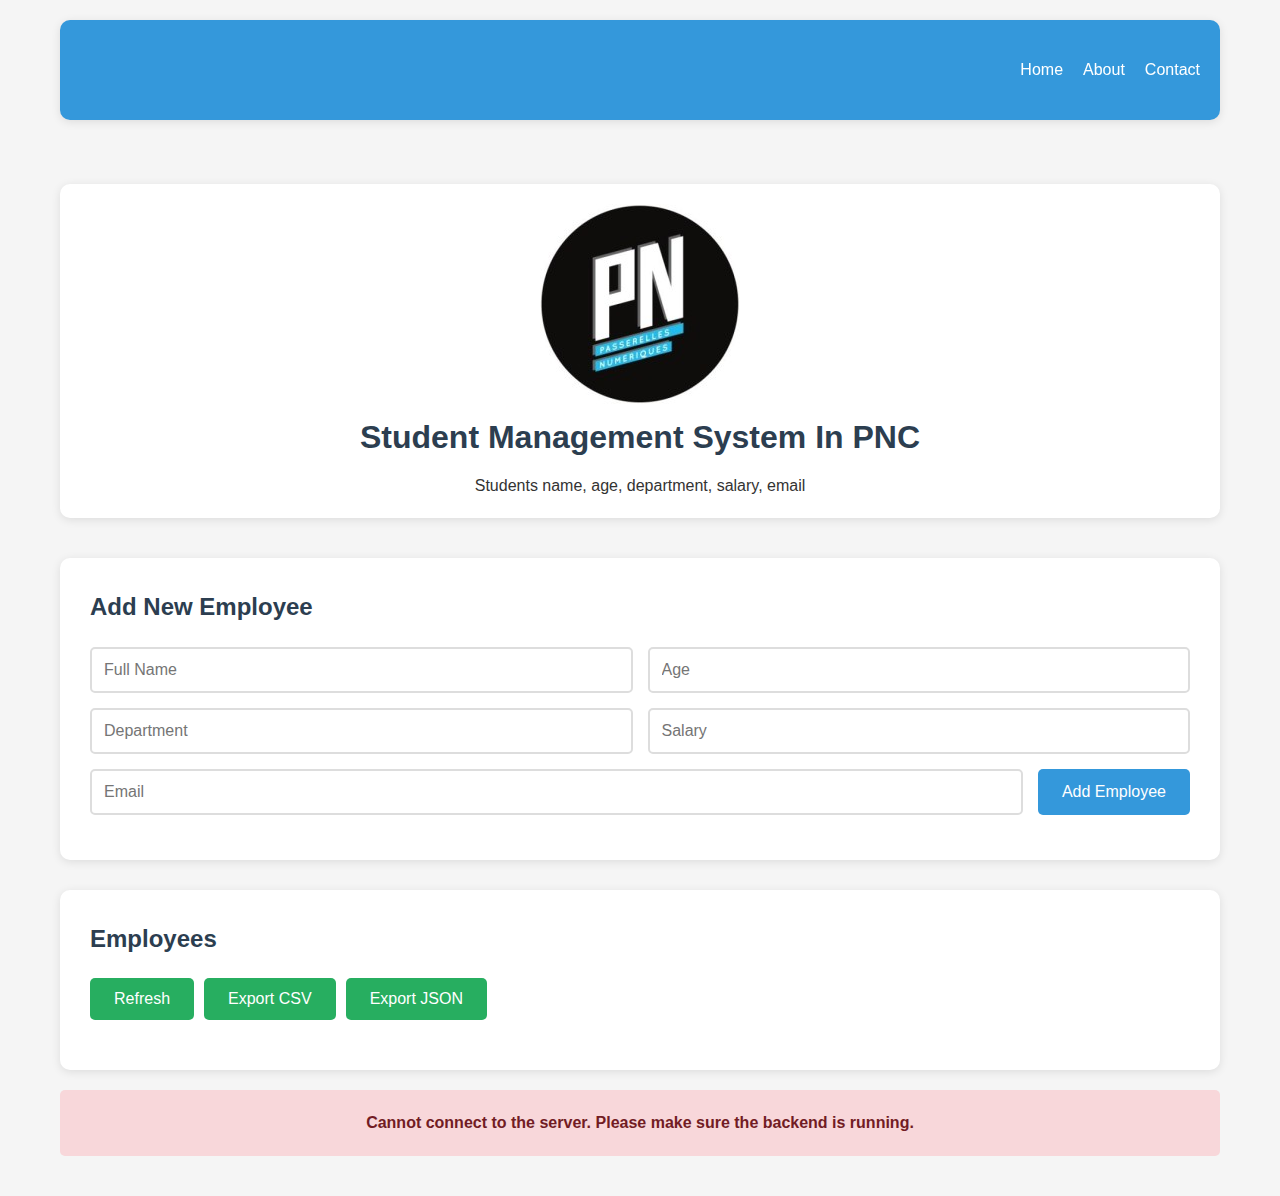
<file: frontend/index.html>
<!DOCTYPE html>
<html lang="en">
<head>
    <meta charset="UTF-8">
    <meta name="viewport" content="width=device-width, initial-scale=1.0">
    <title>PNC-student Management System</title>
    <link rel="stylesheet" href="style.css">
    <link rel="icon" href="/frontend/image/pnc.jpg">
</head>
<body>
    <div class="container">
        <div class="header-main">
            <nav>
                <ul>
                    <li><a href="index.html">Home</a></li>
                    <li><a href="about.html">About</a></li>
                    <li><a href="contact.html">Contact</a></li>
                </ul>
            </nav>
        </div>
        <header>
            <img src="/frontend/image/pnc.jpg" alt="PNC Logo">
            <div class="header-text">
                <h1>Student Management System In PNC</h1>
                <p>Students name, age, department, salary, email</p>
            </div>
        </header>

        <!-- Add Employee Form -->
        <div class="form-section">
            <h2>Add New Employee</h2>
            <form id="employeeForm">
                <div class="form-group">
                    <input type="text" id="name" placeholder="Full Name" required>
                    <input type="number" id="age" placeholder="Age" required>
                </div>
                <div class="form-group">
                    <input type="text" id="department" placeholder="Department" required>
                    <input type="number" id="salary" placeholder="Salary" required>
                </div>
                <div class="form-group">
                    <input type="email" id="email" placeholder="Email" required>
                    <button type="submit">Add Employee</button>
                </div>
            </form>
        </div>

        <!-- Employee List -->
        <div class="employees-section">
            <h2>Employees</h2>
            <div class="controls">
                <button onclick="loadEmployees()">Refresh</button>
                <button onclick="exportCSV()">Export CSV</button>
                <button onclick="exportJSON()">Export JSON</button>
            </div>
            <div id="employeesList" class="employees-list">
                <!-- Employees will be loaded here -->
            </div>
        </div>

        <!-- Loading and Error Messages -->
        <div id="loading" class="loading hidden">Loading...</div>
        <div id="error" class="error hidden"></div>
    </div>

    <script src="script.js"></script>
</body>
</html>
</file>
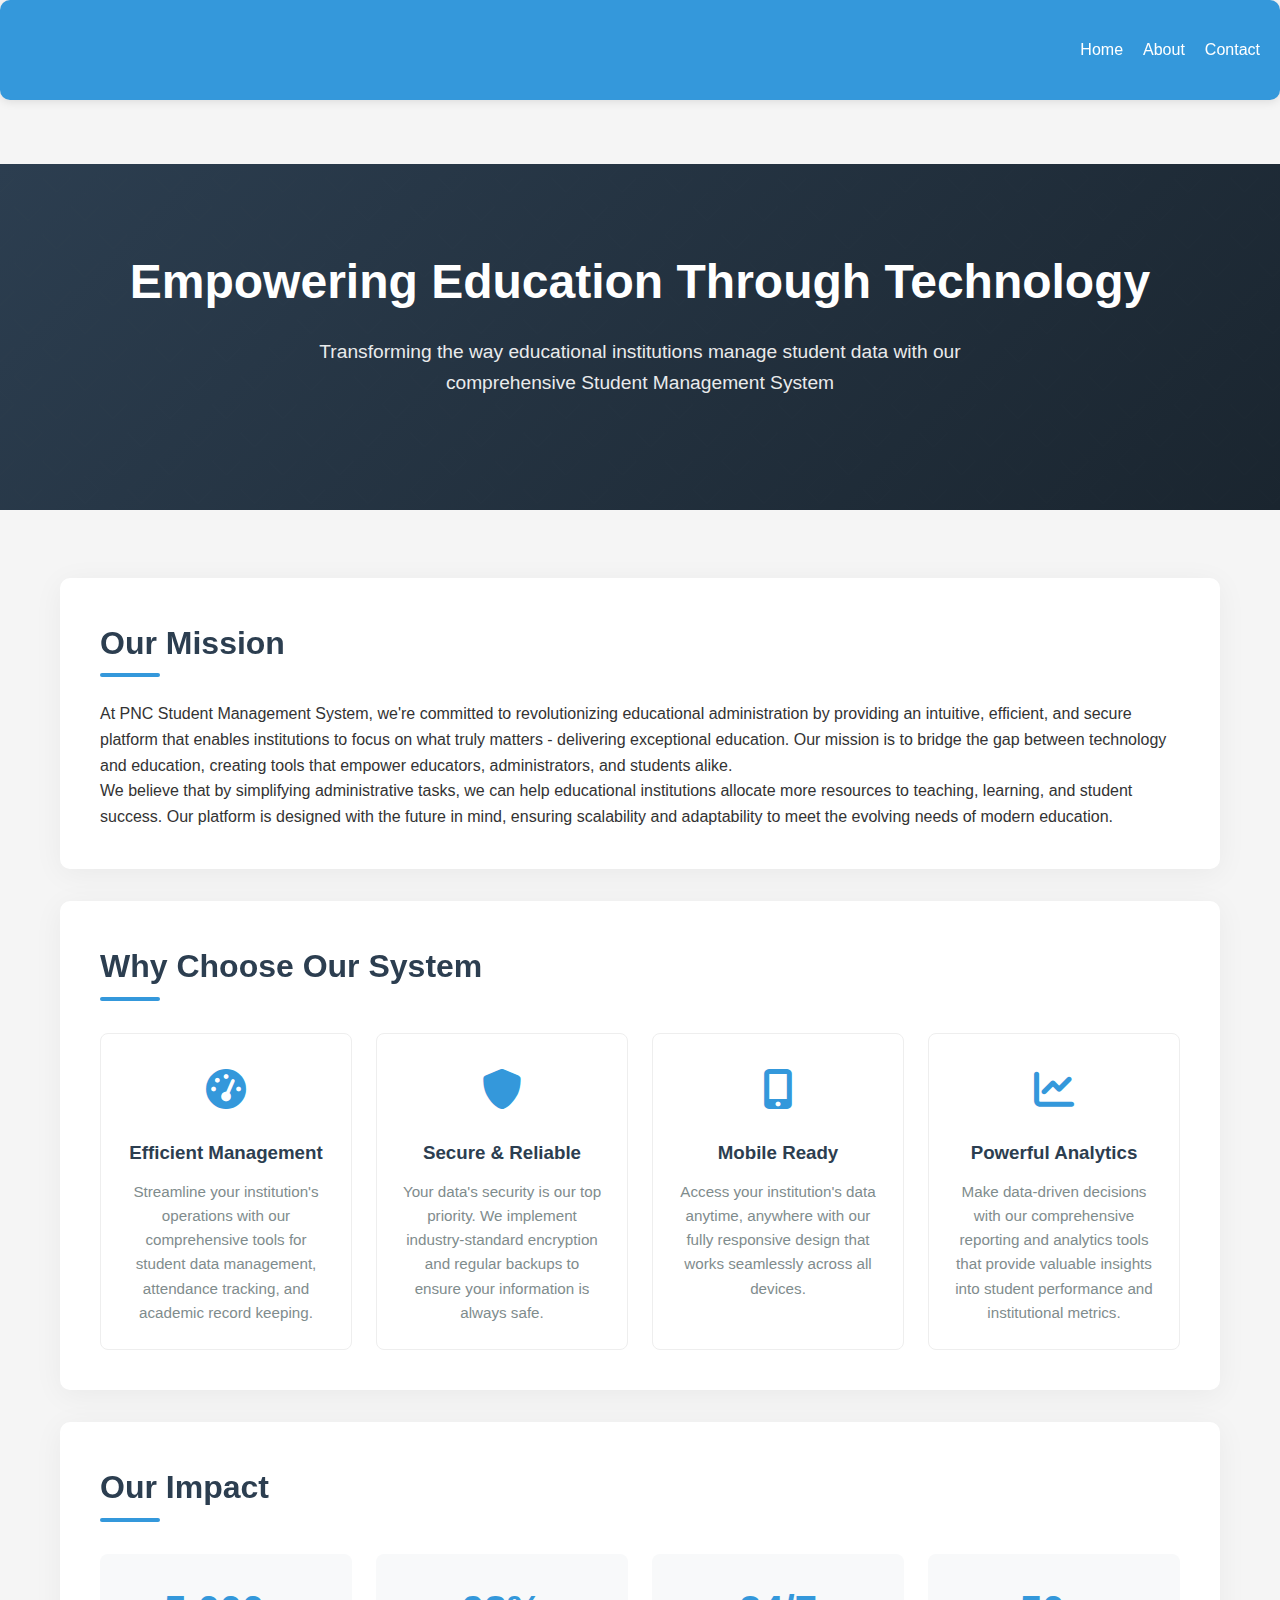
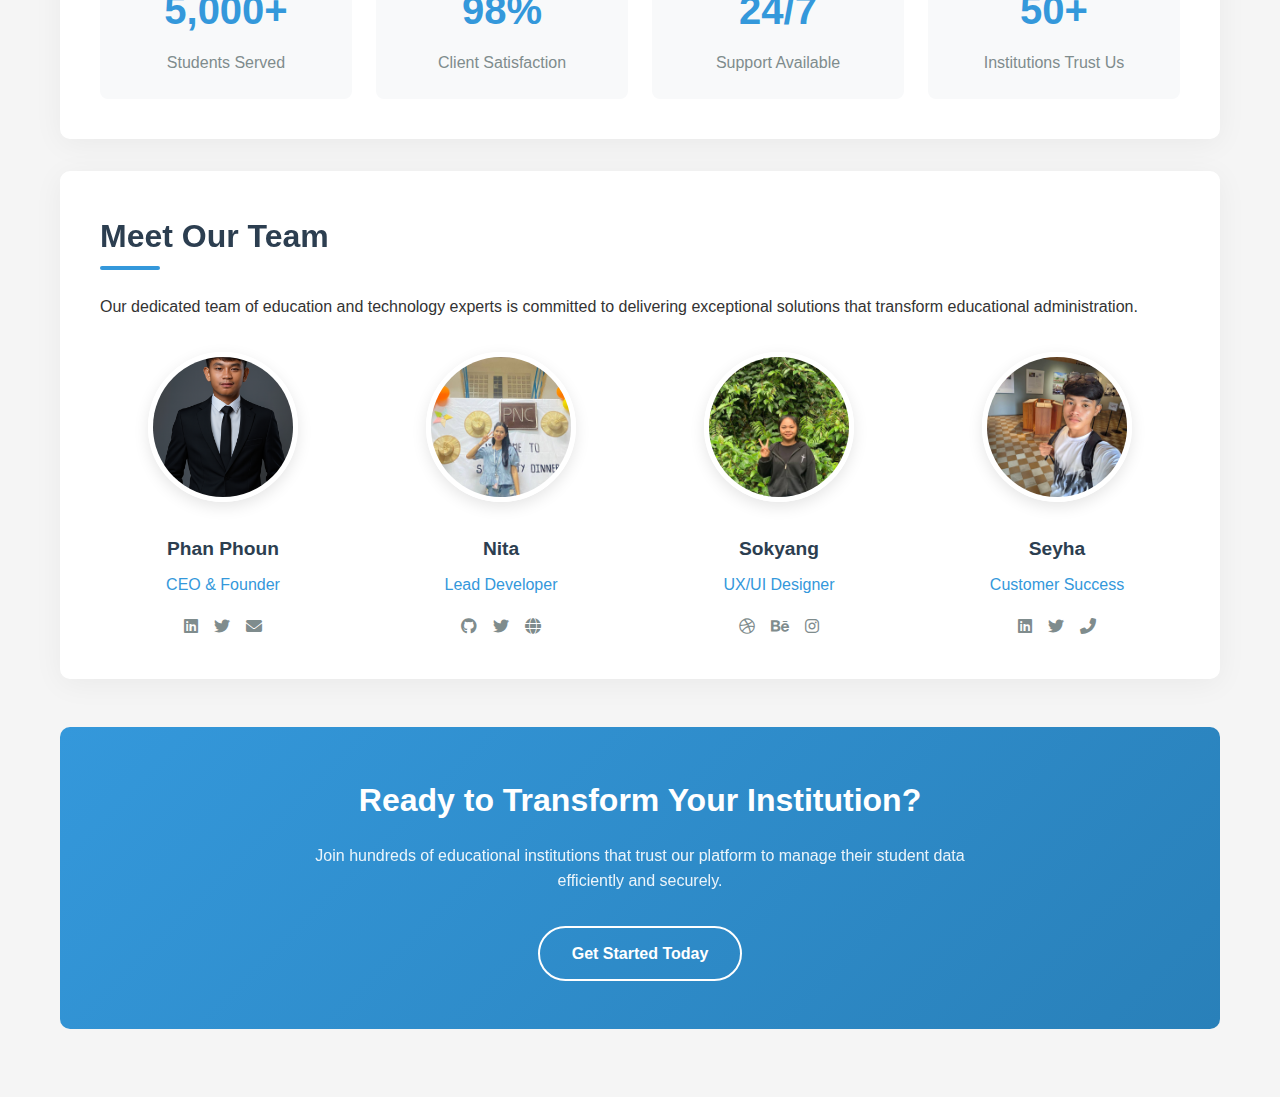
<file: frontend/about.html>
<!DOCTYPE html>
<html lang="en">
<head>
    <meta charset="UTF-8">
    <meta name="viewport" content="width=device-width, initial-scale=1.0">
    <title>About - PNC Student Management System</title>
    <link rel="stylesheet" href="style.css">
    <link rel="icon" href="/frontend/image/pnc.jpg">
    <link rel="stylesheet" href="https://cdnjs.cloudflare.com/ajax/libs/font-awesome/6.0.0-beta3/css/all.min.css">
    <style>
        :root {
            --primary-color: #3498db;
            --secondary-color: #2c3e50;
            --accent-color: #e74c3c;
            --light-bg: #f8f9fa;
            --text-color: #333;
            --text-light: #7f8c8d;
        }

        .about-hero {
            background: linear-gradient(135deg, var(--secondary-color), #1a252f);
            color: white;
            padding: 5rem 1rem;
            text-align: center;
            margin-bottom: 3rem;
            position: relative;
            overflow: hidden;
        }

        .about-hero::before {
            content: '';
            position: absolute;
            top: 0;
            left: 0;
            right: 0;
            bottom: 0;
            background: url('[data-uri]');
            opacity: 0.1;
        }

        .about-hero h1 {
            font-size: 3rem;
            margin-bottom: 1rem;
            position: relative;
            animation: fadeInUp 1s ease;
        }

        .about-hero p {
            font-size: 1.2rem;
            max-width: 700px;
            margin: 0 auto 2rem;
            opacity: 0.9;
            position: relative;
            animation: fadeInUp 1s ease 0.2s;
            animation-fill-mode: both;
        }

        .about-content {
            max-width: 1200px;
            margin: 0 auto;
            padding: 0 20px 60px;
        }

        .mission-section, .features-section, .team-section, .stats-section {
            background: white;
            border-radius: 10px;
            box-shadow: 0 5px 30px rgba(0,0,0,0.05);
            padding: 2.5rem;
            margin-bottom: 2rem;
            transition: transform 0.3s ease, box-shadow 0.3s ease;
        }

        .mission-section:hover, .features-section:hover, .team-section:hover {
            transform: translateY(-5px);
            box-shadow: 0 10px 40px rgba(0,0,0,0.1);
        }

        .section-title {
            color: var(--secondary-color);
            font-size: 2rem;
            margin-bottom: 1.5rem;
            position: relative;
            padding-bottom: 0.5rem;
        }

        .section-title::after {
            content: '';
            position: absolute;
            bottom: 0;
            left: 0;
            width: 60px;
            height: 4px;
            background: var(--primary-color);
            border-radius: 2px;
        }

        .features-grid {
            display: grid;
            grid-template-columns: repeat(auto-fit, minmax(250px, 1fr));
            gap: 1.5rem;
            margin-top: 2rem;
        }

        .feature-card {
            background: white;
            border-radius: 8px;
            padding: 1.5rem;
            text-align: center;
            transition: all 0.3s ease;
            border: 1px solid #eee;
        }

        .feature-card:hover {
            transform: translateY(-5px);
            box-shadow: 0 10px 20px rgba(0,0,0,0.1);
            border-color: var(--primary-color);
        }

        .feature-icon {
            font-size: 2.5rem;
            color: var(--primary-color);
            margin-bottom: 1rem;
        }

        .feature-card h3 {
            color: var(--secondary-color);
            margin-bottom: 0.75rem;
        }

        .feature-card p {
            color: var(--text-light);
            font-size: 0.95rem;
            line-height: 1.6;
        }

        .team-grid {
            display: grid;
            grid-template-columns: repeat(auto-fit, minmax(200px, 1fr));
            gap: 2rem;
            margin-top: 2rem;
        }

        .team-member {
            text-align: center;
        }

        .team-avatar {
            width: 150px;
            height: 150px;
            border-radius: 50%;
            object-fit: cover;
            margin-bottom: 1rem;
            border: 5px solid white;
            box-shadow: 0 5px 15px rgba(0,0,0,0.1);
            transition: all 0.3s ease;
        }

        .team-member:hover .team-avatar {
            transform: scale(1.05);
            box-shadow: 0 8px 25px rgba(0,0,0,0.15);
        }

        .team-member h4 {
            color: var(--secondary-color);
            margin: 0.5rem 0;
            font-size: 1.2rem;
        }

        .team-role {
            color: var(--primary-color);
            font-weight: 500;
            margin-bottom: 1rem;
            display: block;
        }

        .social-links {
            display: flex;
            justify-content: center;
            gap: 1rem;
        }

        .social-links a {
            color: var(--text-light);
            transition: color 0.3s ease;
        }

        .social-links a:hover {
            color: var(--primary-color);
        }

        .stats-grid {
            display: grid;
            grid-template-columns: repeat(auto-fit, minmax(150px, 1fr));
            gap: 1.5rem;
            text-align: center;
            margin-top: 2rem;
        }

        .stat-item {
            padding: 1.5rem;
            background: var(--light-bg);
            border-radius: 8px;
            transition: all 0.3s ease;
        }

        .stat-item:hover {
            background: var(--primary-color);
            color: white;
            transform: translateY(-5px);
        }

        .stat-item:hover .stat-number,
        .stat-item:hover .stat-label {
            color: white;
        }

        .stat-number {
            font-size: 2.5rem;
            font-weight: 700;
            color: var(--primary-color);
            margin-bottom: 0.5rem;
            display: block;
            transition: color 0.3s ease;
        }

        .stat-label {
            color: var(--text-light);
            font-size: 1rem;
            font-weight: 500;
            transition: color 0.3s ease;
        }

        .cta-section {
            text-align: center;
            padding: 3rem 1rem;
            background: linear-gradient(135deg, var(--primary-color), #2980b9);
            color: white;
            border-radius: 10px;
            margin: 3rem 0;
        }

        .cta-section h2 {
            font-size: 2rem;
            margin-bottom: 1rem;
        }

        .cta-section p {
            max-width: 700px;
            margin: 0 auto 2rem;
            opacity: 0.9;
        }

        .btn {
            display: inline-block;
            padding: 0.8rem 2rem;
            background: white;
            color: var(--primary-color);
            border-radius: 50px;
            text-decoration: none;
            font-weight: 600;
            transition: all 0.3s ease;
            border: 2px solid white;
        }

        .btn:hover {
            background: transparent;
            color: white;
            transform: translateY(-2px);
        }

        .btn-outline {
            background: transparent;
            border: 2px solid white;
            color: white;
        }

        .btn-outline:hover {
            background: white;
            color: var(--primary-color);
        }

        @keyframes fadeInUp {
            from {
                opacity: 0;
                transform: translateY(20px);
            }
            to {
                opacity: 1;
                transform: translateY(0);
            }
        }

        @media (max-width: 768px) {
            .about-hero h1 {
                font-size: 2.2rem;
            }
            
            .features-grid, .team-grid, .stats-grid {
                grid-template-columns: 1fr;
            }
            
            .mission-section, .features-section, .team-section, .stats-section {
                padding: 1.5rem;
            }
        }
    </style>
</head>
<body>
    <div class="header-main">
        <nav>
            <ul>
                <li><a href="index.html">Home</a></li>
                <li><a href="about.html" class="active">About</a></li>
                <li><a href="contact.html">Contact</a></li>
            </ul>
        </nav>
    </div>

    <div class="about-hero">
        <h1>Empowering Education Through Technology</h1>
        <p>Transforming the way educational institutions manage student data with our comprehensive Student Management System</p>
    </div>

    <div class="container">
        <section class="mission-section">
            <h2 class="section-title">Our Mission</h2>
            <p>At PNC Student Management System, we're committed to revolutionizing educational administration by providing an intuitive, efficient, and secure platform that enables institutions to focus on what truly matters - delivering exceptional education. Our mission is to bridge the gap between technology and education, creating tools that empower educators, administrators, and students alike.</p>
            <p>We believe that by simplifying administrative tasks, we can help educational institutions allocate more resources to teaching, learning, and student success. Our platform is designed with the future in mind, ensuring scalability and adaptability to meet the evolving needs of modern education.</p>
        </section>

        <section class="features-section">
            <h2 class="section-title">Why Choose Our System</h2>
            <div class="features-grid">
                <div class="feature-card">
                    <div class="feature-icon">
                        <i class="fas fa-tachometer-alt"></i>
                    </div>
                    <h3>Efficient Management</h3>
                    <p>Streamline your institution's operations with our comprehensive tools for student data management, attendance tracking, and academic record keeping.</p>
                </div>
                <div class="feature-card">
                    <div class="feature-icon">
                        <i class="fas fa-shield-alt"></i>
                    </div>
                    <h3>Secure & Reliable</h3>
                    <p>Your data's security is our top priority. We implement industry-standard encryption and regular backups to ensure your information is always safe.</p>
                </div>
                <div class="feature-card">
                    <div class="feature-icon">
                        <i class="fas fa-mobile-alt"></i>
                    </div>
                    <h3>Mobile Ready</h3>
                    <p>Access your institution's data anytime, anywhere with our fully responsive design that works seamlessly across all devices.</p>
                </div>
                <div class="feature-card">
                    <div class="feature-icon">
                        <i class="fas fa-chart-line"></i>
                    </div>
                    <h3>Powerful Analytics</h3>
                    <p>Make data-driven decisions with our comprehensive reporting and analytics tools that provide valuable insights into student performance and institutional metrics.</p>
                </div>
            </div>
        </section>

        <section class="stats-section">
            <h2 class="section-title">Our Impact</h2>
            <div class="stats-grid">
                <div class="stat-item">
                    <span class="stat-number">5,000+</span>
                    <span class="stat-label">Students Served</span>
                </div>
                <div class="stat-item">
                    <span class="stat-number">98%</span>
                    <span class="stat-label">Client Satisfaction</span>
                </div>
                <div class="stat-item">
                    <span class="stat-number">24/7</span>
                    <span class="stat-label">Support Available</span>
                </div>
                <div class="stat-item">
                    <span class="stat-number">50+</span>
                    <span class="stat-label">Institutions Trust Us</span>
                </div>
            </div>
        </section>

        <section class="team-section">
            <h2 class="section-title">Meet Our Team</h2>
            <p>Our dedicated team of education and technology experts is committed to delivering exceptional solutions that transform educational administration.</p>
            
            <div class="team-grid">
                <div class="team-member">
                    <img src="/frontend/image/cv.png" alt="Team Member" class="team-avatar">
                    <h4>Phan Phoun</h4>
                    <span class="team-role">CEO & Founder</span>
                    <div class="social-links">
                        <a href="#"><i class="fab fa-linkedin"></i></a>
                        <a href="#"><i class="fab fa-twitter"></i></a>
                        <a href="#"><i class="fas fa-envelope"></i></a>
                    </div>
                </div>
                <div class="team-member">
                    <img src="/frontend/image/nita.jpg" alt="Team Member" class="team-avatar">
                    <h4>Nita</h4>
                    <span class="team-role">Lead Developer</span>
                    <div class="social-links">
                        <a href="#"><i class="fab fa-github"></i></a>
                        <a href="#"><i class="fab fa-twitter"></i></a>
                        <a href="#"><i class="fas fa-globe"></i></a>
                    </div>
                </div>
                <div class="team-member">
                    <img src="/frontend/image/sokyang.jpg" alt="Team Member" class="team-avatar">
                    <h4>Sokyang</h4>
                    <span class="team-role">UX/UI Designer</span>
                    <div class="social-links">
                        <a href="#"><i class="fab fa-dribbble"></i></a>
                        <a href="#"><i class="fab fa-behance"></i></a>
                        <a href="#"><i class="fab fa-instagram"></i></a>
                    </div>
                </div>
                <div class="team-member">
                    <img src="/frontend/image/seyha.jpg" alt="Team Member" class="team-avatar">
                    <h4>Seyha</h4>
                    <span class="team-role">Customer Success</span>
                    <div class="social-links">
                        <a href="#"><i class="fab fa-linkedin"></i></a>
                        <a href="#"><i class="fab fa-twitter"></i></a>
                        <a href="#"><i class="fas fa-phone-alt"></i></a>
                    </div>
                </div>
            </div>
        </section>

        <section class="cta-section">
            <h2>Ready to Transform Your Institution?</h2>
            <p>Join hundreds of educational institutions that trust our platform to manage their student data efficiently and securely.</p>
            <a href="contact.html" class="btn btn-outline">Get Started Today</a>
        </section>
    </div>
</body>
</html>
</file>
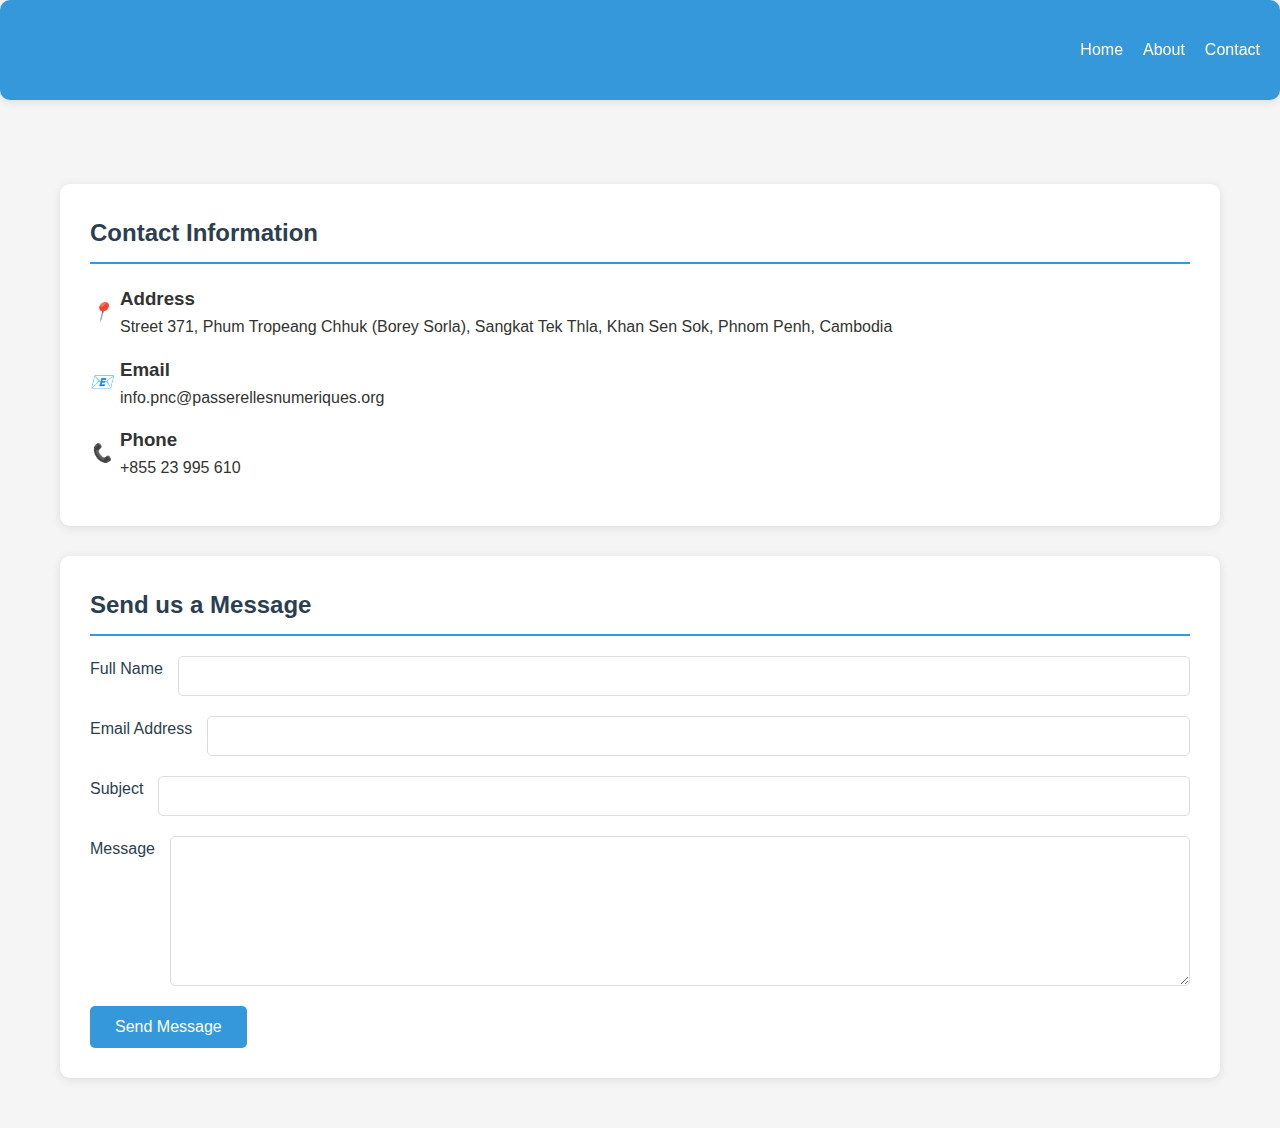
<file: frontend/contact.html>
<!DOCTYPE html>
<html lang="en">
<head>
    <meta charset="UTF-8">
    <meta name="viewport" content="width=device-width, initial-scale=1.0">
    <title>Contact - PNC Student Management System</title>
    <link rel="stylesheet" href="style.css">
    <link rel="icon" href="/frontend/image/pnc.jpg">
    <style>
        .contact-container {
            max-width: 800px;
            margin: 0 auto;
            padding: 40px 20px;
        }
        
        .contact-info, .contact-form {
            background: white;
            border-radius: 10px;
            padding: 30px;
            margin-bottom: 30px;
            box-shadow: 0 2px 10px rgba(0,0,0,0.1);
        }
        
        .contact-info h2, .contact-form h2 {
            color: #2c3e50;
            margin-bottom: 20px;
            padding-bottom: 10px;
            border-bottom: 2px solid #3498db;
        }
        
        .info-item {
            margin-bottom: 15px;
            display: flex;
            align-items: center;
        }
        
        .info-item i {
            width: 30px;
            color: #3498db;
            font-size: 18px;
        }
        
        .form-group {
            margin-bottom: 20px;
        }
        
        .form-group label {
            display: block;
            margin-bottom: 5px;
            color: #2c3e50;
            font-weight: 500;
        }
        
        .form-group input,
        .form-group textarea {
            width: 100%;
            padding: 10px;
            border: 1px solid #ddd;
            border-radius: 5px;
            font-size: 16px;
        }
        
        .form-group textarea {
            height: 150px;
            resize: vertical;
        }
        
        .btn-submit {
            background-color: #3498db;
            color: white;
            border: none;
            padding: 12px 25px;
            border-radius: 5px;
            cursor: pointer;
            font-size: 16px;
            transition: background-color 0.3s;
        }
        
        .btn-submit:hover {
            background-color: #2980b9;
        }
    </style>
</head>
<body>
    <div class="header-main">
        <nav>
            <ul>
                <li><a href="index.html">Home</a></li>
                <li><a href="about.html">About</a></li>
                <li><a href="contact.html" class="active">Contact</a></li>
            </ul>
        </nav>
    </div>

    <div class="container">
        <div class="contact-info">
            <h2>Contact Information</h2>
            
            <div class="info-item">
                <i>📍</i>
                <div>
                    <h3>Address</h3>
                    <p>Street 371, Phum Tropeang Chhuk (Borey Sorla), Sangkat Tek Thla, Khan Sen Sok, Phnom Penh, Cambodia</p>
                </div>
            </div>
            
            <div class="info-item">
                <i>📧</i>
                <div>
                    <h3>Email</h3>
                    <p>info.pnc@passerellesnumeriques.org</p>
                </div>
            </div>
            
            <div class="info-item">
                <i>📞</i>
                <div>
                    <h3>Phone</h3>
                    <p>+855 23 995 610</p>
                </div>
            </div>
        </div>
        
        <div class="contact-form">
            <h2>Send us a Message</h2>
            <form id="contactForm">
                <div class="form-group">
                    <label for="name">Full Name</label>
                    <input type="text" id="name" name="name" required>
                </div>
                
                <div class="form-group">
                    <label for="email">Email Address</label>
                    <input type="email" id="email" name="email" required>
                </div>
                
                <div class="form-group">
                    <label for="subject">Subject</label>
                    <input type="text" id="subject" name="subject" required>
                </div>
                
                <div class="form-group">
                    <label for="message">Message</label>
                    <textarea id="message" name="message" required></textarea>
                </div>
                
                <button type="submit" class="btn-submit">Send Message</button>
            </form>
        </div>
    </div>
<!-- Add this just before the closing </body> tag in contact.html -->
<script>
    document.getElementById('contactForm').addEventListener('submit', async function(e) {
        e.preventDefault();
        
        const formData = {
            name: document.getElementById('name').value,
            email: document.getElementById('email').value,
            subject: document.getElementById('subject').value,
            message: document.getElementById('message').value
        };
        
        const submitBtn = this.querySelector('button[type="submit"]');
        const originalBtnText = submitBtn.textContent;
        
        try {
            // Disable submit button and show loading state
            submitBtn.disabled = true;
            submitBtn.textContent = 'Sending...';
            
            const response = await fetch('http://localhost:8000/api/contact', {
                method: 'POST',
                headers: {
                    'Content-Type': 'application/json',
                },
                body: JSON.stringify(formData)
            });
            
            const result = await response.json();
            
            if (!response.ok) {
                throw new Error(result.error || 'Failed to send message');
            }
            
            alert(result.message || 'Thank you for your message! We will get back to you soon.');
            this.reset();
        } catch (error) {
            console.error('Error:', error);
            alert(error.message || 'An error occurred. Please try again later.');
        } finally {
            // Re-enable submit button
            submitBtn.disabled = false;
            submitBtn.textContent = originalBtnText;
        }
    });
</script>
   
</body>
</html>
</file>
<file: frontend/style.css>
* {
    margin: 0;
    padding: 0;
    box-sizing: border-box;
}

body {
    font-family: 'Segoe UI', Tahoma, Geneva, Verdana, sans-serif;
    background-color: #f5f5f5;
    color: #333;
    line-height: 1.6;
}
thml{
    scroll-behavior: smooth;
}
.container {
    max-width: 1200px;
    margin: 0 auto;
    padding: 20px;
}
.header-main{
    width: 100%;
    height: 100px;
    background-color: #3498db;
    display: flex;
    align-items: center;
    justify-content: right;
    padding: 20px;
    box-shadow: 0 2px 10px rgba(0,0,0,0.1);
    margin-bottom: 4rem;
    border-radius: 10px;
    overflow: hidden;
    position:sticky;
    top:0;
    left:0;
    right:0;
}
.header-main nav{
    float: right;
}
.header-main nav ul{
    list-style: none;
    display: flex;
    gap: 20px;
}
.header-main nav ul li{
    list-style: none;
    display: flex;
    align-items: center;
    justify-content: center;
}
.header-main nav ul li a{
    text-decoration: none;
    color: white;
}
.header-main nav ul li a:hover{
    color: #2980b9;
    text-decoration: underline;
}
header {
    text-align: center;
    margin-bottom: 40px;
    padding: 20px;
    background: white;
    border-radius: 10px;
    box-shadow: 0 2px 10px rgba(0,0,0,0.1);
}

header h1 {
    color: #2c3e50;
    margin-bottom: 10px;
}

.form-section {
    background: white;
    padding: 30px;
    border-radius: 10px;
    box-shadow: 0 2px 10px rgba(0,0,0,0.1);
    margin-bottom: 30px;
}

.form-section h2 {
    margin-bottom: 20px;
    color: #2c3e50;
}

.form-group {
    display: flex;
    gap: 15px;
    margin-bottom: 15px;
}

.form-group input {
    flex: 1;
    padding: 12px;
    border: 2px solid #ddd;
    border-radius: 5px;
    font-size: 16px;
    transition: border-color 0.3s;
}

.form-group input:focus {
    outline: none;
    border-color: #3498db;
}

button {
    padding: 12px 24px;
    background: #3498db;
    color: white;
    border: none;
    border-radius: 5px;
    cursor: pointer;
    font-size: 16px;
    transition: background 0.3s;
}

button:hover {
    background: #2980b9;
}

.employees-section {
    background: white;
    padding: 30px;
    border-radius: 10px;
    box-shadow: 0 2px 10px rgba(0,0,0,0.1);
}

.employees-section h2 {
    margin-bottom: 20px;
    color: #2c3e50;
}

.controls {
    display: flex;
    gap: 10px;
    margin-bottom: 20px;
}

.controls button {
    background: #27ae60;
}

.controls button:hover {
    background: #219a52;
}

.employees-list {
    display: grid;
    gap: 15px;
}

.employee-card {
    background: #f8f9fa;
    padding: 20px;
    border-radius: 8px;
    border-left: 4px solid #3498db;
    display: flex;
    justify-content: space-between;
    align-items: center;
    transition: transform 0.2s;
}

.employee-card:hover {
    transform: translateY(-2px);
    box-shadow: 0 4px 15px rgba(0,0,0,0.1);
}

.employee-info h3 {
    color: #2c3e50;
    margin-bottom: 5px;
}

.employee-info p {
    color: #666;
    margin-bottom: 3px;
}

.employee-actions {
    display: flex;
    gap: 10px;
}

.btn-edit {
    background: #f39c12;
}

.btn-edit:hover {
    background: #e67e22;
}

.btn-delete {
    background: #e74c3c;
}

.btn-delete:hover {
    background: #c0392b;
}

.loading, .error {
    text-align: center;
    padding: 20px;
    margin: 20px 0;
    border-radius: 5px;
    font-weight: bold;
}

.loading {
    background: #d4edda;
    color: #155724;
}

.error {
    background: #f8d7da;
    color: #721c24;
}

.hidden {
    display: none;
}

@media (max-width: 768px) {
    .form-group {
        flex-direction: column;
    }
    
    .employee-card {
        flex-direction: column;
        align-items: flex-start;
        gap: 15px;
    }
    
    .employee-actions {
        width: 100%;
        justify-content: space-between;
    }
}
</file>
